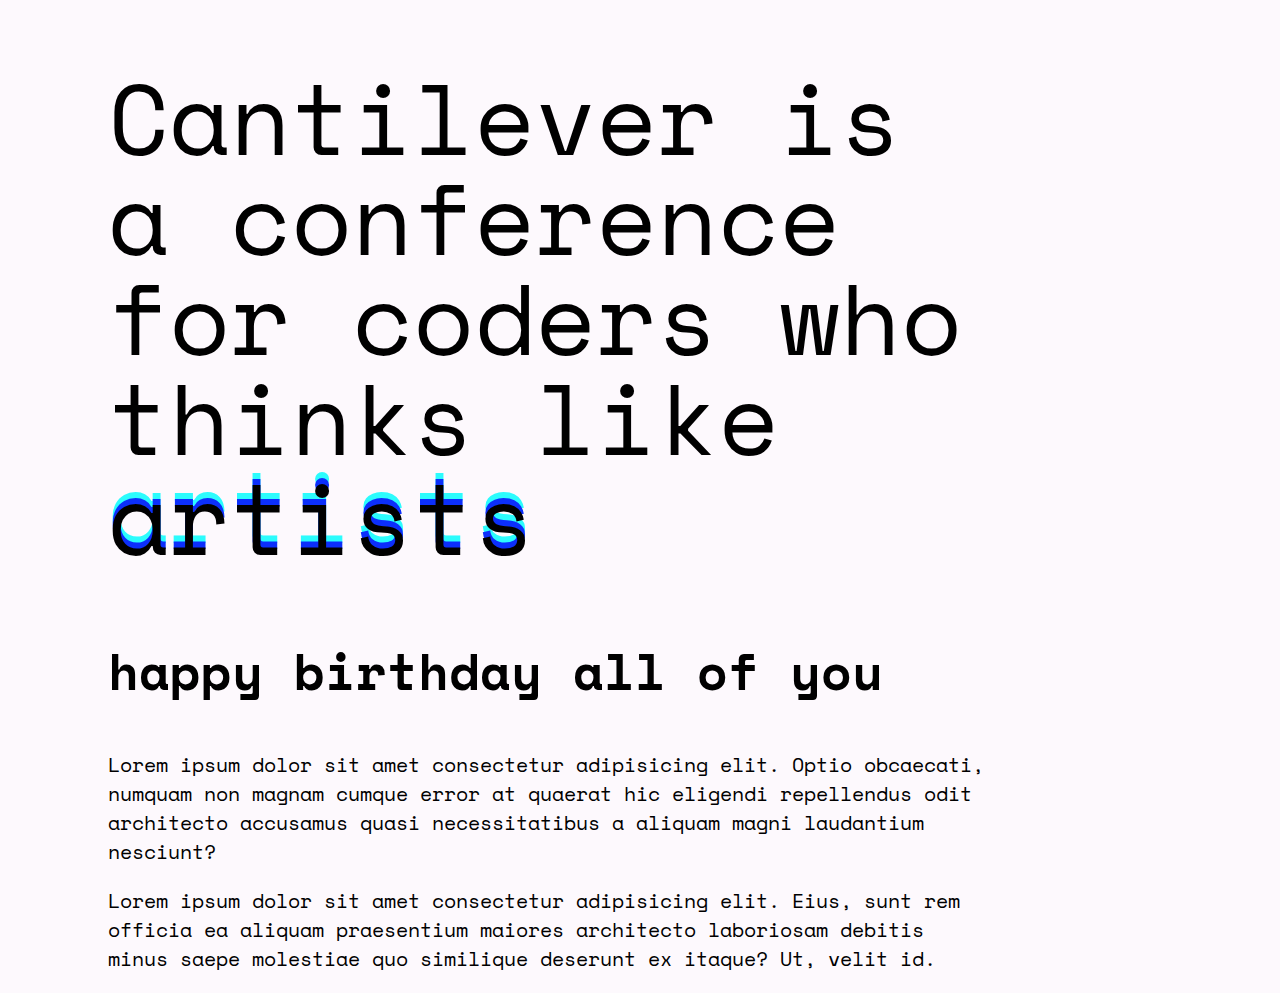
<file: project1/index.html>
<!DOCTYPE html>
<html lang="en">
<head>
    <meta charset="UTF-8">
    <meta name="viewport" content="width=device-width, initial-scale=1.0">
    <link rel="preconnect" href="https://fonts.googleapis.com">
    <link rel="preconnect" href="https://fonts.gstatic.com" crossorigin>
    <link href="https://fonts.googleapis.com/css2?family=Space+Mono:ital,wght@0,400;0,700;1,400;1,700&display=swap" rel="stylesheet">
    <link rel="stylesheet" href="app.css">
    <title>Cantilever</title>
</head>
<body>
    <div>
    <h1>Cantilever is a conference for coders who thinks like <span>artists</span></h1>
    <h2>happy birthday all of you</h2>
    <p id="special"> Lorem ipsum dolor sit amet consectetur adipisicing elit. Optio obcaecati, numquam non magnam cumque error at quaerat hic eligendi repellendus odit architecto accusamus quasi necessitatibus a aliquam magni laudantium nesciunt?
    </p>
    <p>Lorem ipsum dolor sit amet consectetur adipisicing elit. Eius, sunt rem officia ea aliquam praesentium maiores architecto laboriosam debitis minus saepe molestiae quo similique deserunt ex itaque? Ut, velit id.
    </p>
   </div>
</body>
</html>
</file>
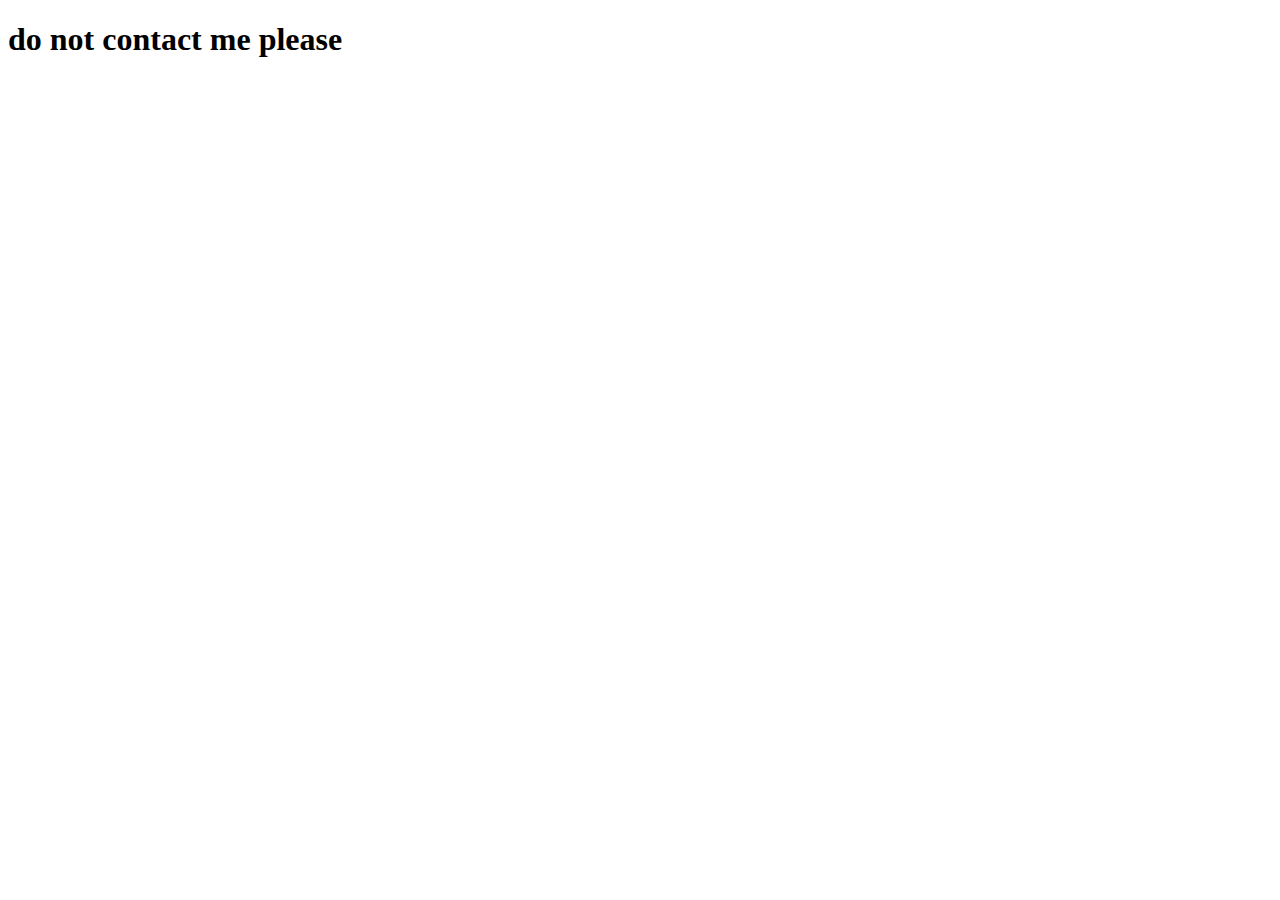
<file: contact.html>
<!DOCTYPE html>
<html lang="en">
<head>
    <meta charset="UTF-8">
    <meta name="viewport" content="width=device-width, initial-scale=1.0">
    <title>Title</title>
</head>
<body>
    <h1>do not contact me please</h1>
</body>
</html>
</file>
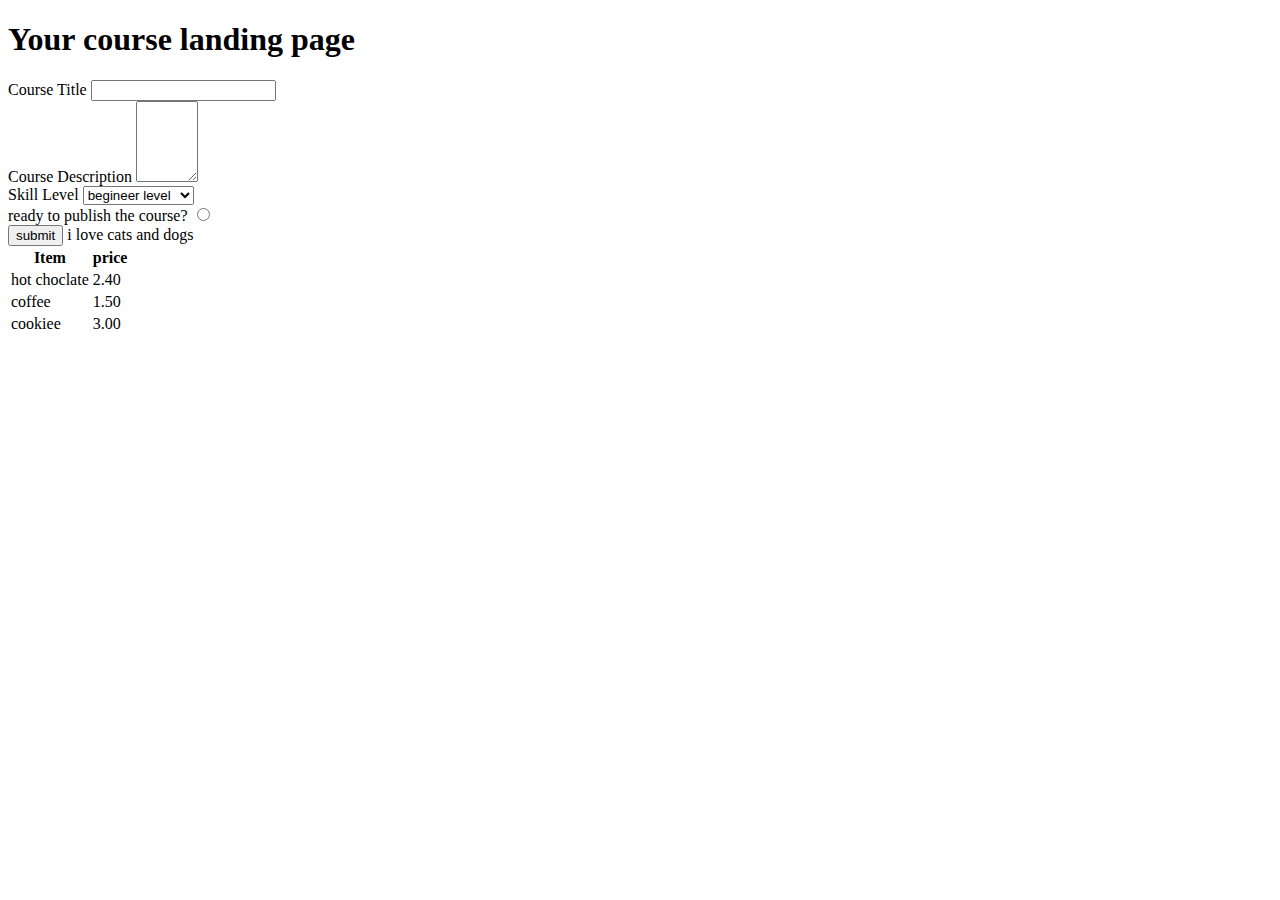
<file: form.html>
<!DOCTYPE html>
<html lang="en">
<head>
    <meta charset="UTF-8">
    <meta name="viewport" content="width=device-width, initial-scale=1.0">
    <title>Form basics</title>
</head>
<body>
    <h1>Your course landing page</h1>
    <form action="/clp">
       
       <div>
        <label for="title">Course Title</label>
        <input type="text" id="title" name="title" required/>
       </div>
       <div>
        <label for="area">Course Description</label>
        <textarea rows="5" cols="5"></textarea>
       </div>
       <div>
        <label for="level">Skill Level</label>
        <select id="level">
           <option value="b">begineer level</option>
           <option value="m">medium level</option>
           <option value="a">advanced level</option>
        </select>
       </div>
       <div>
        <label for="publish">ready to publish the course?</label>
        <input type="radio" id="publish"/>
       </div>
       <button>submit</button>
       <span>i love cats and dogs</span>
       <div>
         <table>
            <thead>
                <tr>
                    <th>Item</th>
                    <th>price</th>
                </tr>
            </thead>
           
            <tbody>
                <tr>
                    <td>hot choclate</td>
                    <td>2.40</td>
                    
                </tr>
                <tr>
                    <td>coffee</td>
                    <td>1.50</td>
                </tr>
                <tr>
                    <td>cookiee</td>
                    <td>3.00</td>
                </tr>
            </tbody>
           
         </table>
       </div>
       
    </form>
</body>
</html>
</file>
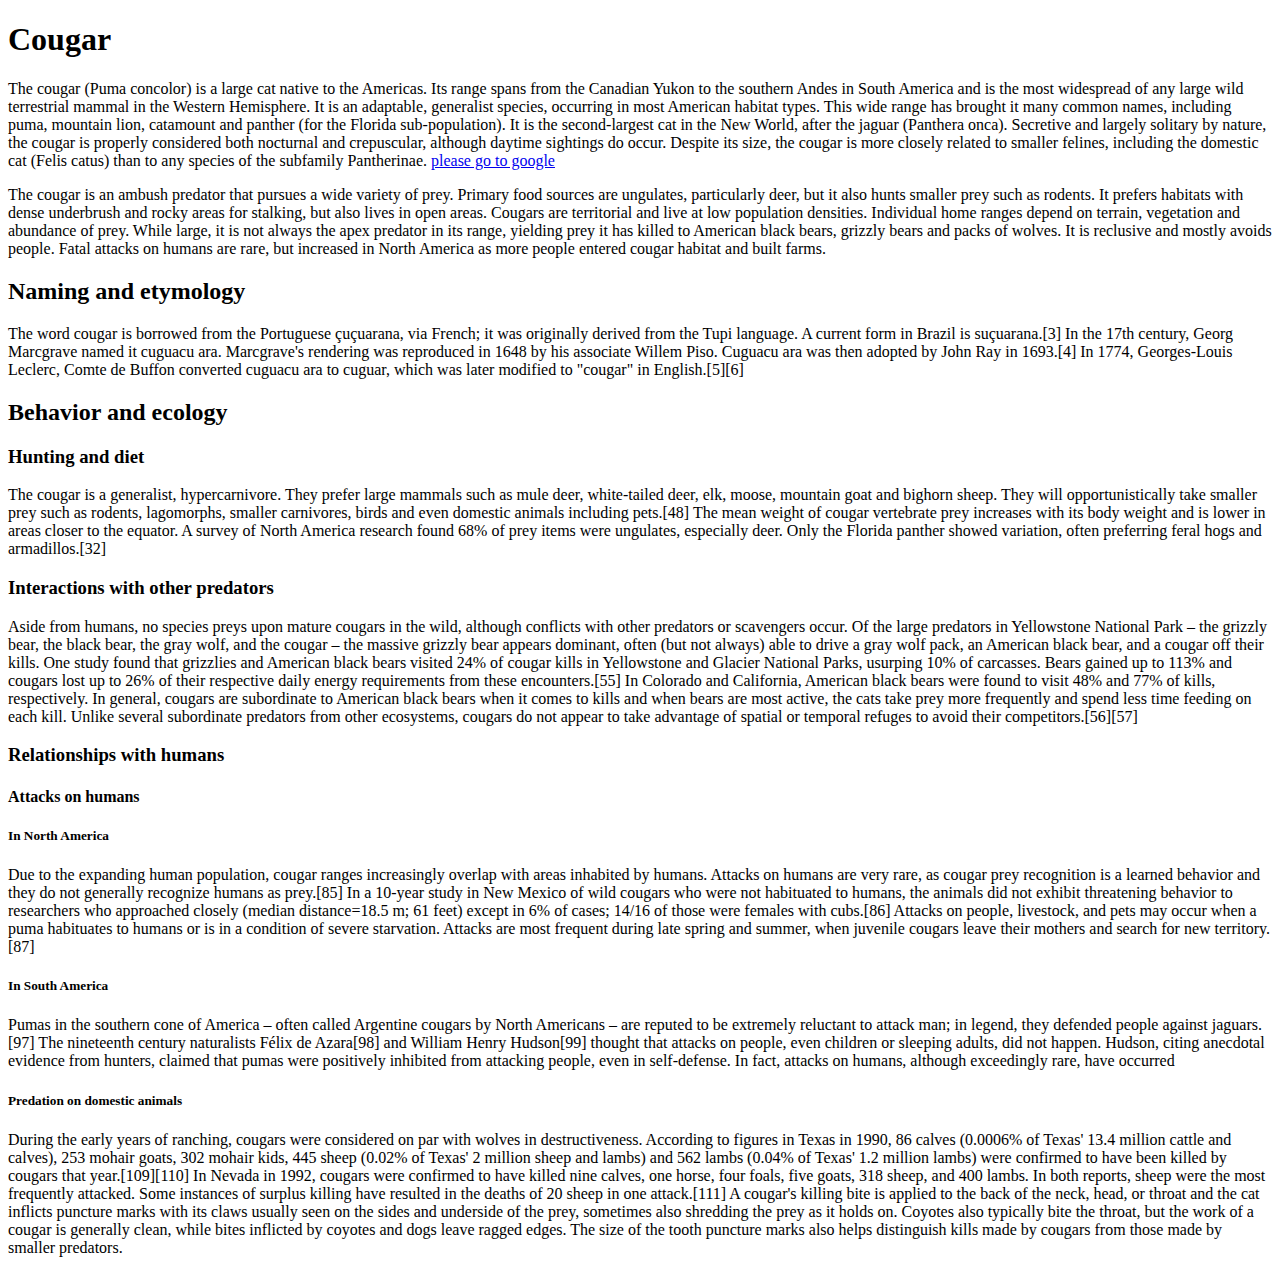
<file: HTMLBasicsExercise/cougars.html>
<!DOCTYPE html>
<html lang="en">
<head>
        <meta charset="UTF-8">
        <meta name="viewport" content="width=device-width, initial-scale=1.0">
        <title>Cougars</title>
</head>
<body>
        <h1>Cougar</h1>

        <p1>
                The cougar (Puma concolor) is a large cat native to the Americas. Its range spans from the
                Canadian Yukon to the southern Andes in South America and is the most widespread of any large wild terrestrial
                mammal in the Western Hemisphere. It is an adaptable, generalist species, occurring in most American habitat
                types. This wide range has brought it many common names, including puma, mountain lion, catamount and panther
                (for the Florida sub-population). It is the second-largest cat in the New World, after the jaguar (Panthera
                onca). Secretive and largely solitary by nature, the cougar is properly considered both nocturnal and
                crepuscular, although daytime sightings do occur. Despite its size, the cougar is more closely related to
                smaller felines, including the domestic cat (Felis catus) than to any species of the subfamily Pantherinae.
                <a href="https://www.google.com">please go to google</a>
        </p1>

       
        
       <p>
                The cougar is an ambush predator that pursues a wide variety of prey. Primary food sources are ungulates,
                particularly deer, but it also hunts smaller prey such as rodents. It prefers habitats with dense underbrush and
                rocky areas for stalking, but also lives in open areas. Cougars are territorial and live at low population
                densities. Individual home ranges depend on terrain, vegetation and abundance of prey. While large, it is not
                always the apex predator in its range, yielding prey it has killed to American black bears, grizzly bears and
                packs of wolves. It is reclusive and mostly avoids people. Fatal attacks on humans are rare, but increased in
                North America as more people entered cougar habitat and built farms.
       </p>
        
       <h2>Naming and etymology</h2> 
       
        <p>
                The word cougar is borrowed from the Portuguese çuçuarana, via French; it was originally derived from the Tupi
                language. A current form in Brazil is suçuarana.[3] In the 17th century, Georg Marcgrave named it cuguacu ara.
                Marcgrave's rendering was reproduced in 1648 by his associate Willem Piso. Cuguacu ara was then adopted by John
                Ray in 1693.[4] In 1774, Georges-Louis Leclerc, Comte de Buffon converted cuguacu ara to cuguar, which was later
                modified to "cougar" in English.[5][6]
        </p>
        
        <h2> Behavior and ecology</h2>
       
        <h3>Hunting and diet</h3>
        
        <p>
                The cougar is a generalist, hypercarnivore. They prefer large mammals such as mule deer, white-tailed deer, elk,
                moose, mountain goat and bighorn sheep. They will opportunistically take smaller prey such as rodents,
                lagomorphs, smaller carnivores, birds and even domestic animals including pets.[48] The mean weight of cougar
                vertebrate prey increases with its body weight and is lower in areas closer to the equator. A survey of North
                America research found 68% of prey items were ungulates, especially deer. Only the Florida panther showed
                variation, often preferring feral hogs and armadillos.[32]
        
        </p>
       
        <h3> Interactions with other predators</h3>
       
        <p>
                Aside from humans, no species preys upon mature cougars in the wild, although conflicts with other predators or
                scavengers occur. Of the large predators in Yellowstone National Park – the grizzly bear, the black bear, the
                gray wolf, and the cougar – the massive grizzly bear appears dominant, often (but not always) able to drive a
                gray wolf pack, an American black bear, and a cougar off their kills. One study found that grizzlies and
                American black bears visited 24% of cougar kills in Yellowstone and Glacier National Parks, usurping 10% of
                carcasses. Bears gained up to 113% and cougars lost up to 26% of their respective daily energy requirements from
                these encounters.[55] In Colorado and California, American black bears were found to visit 48% and 77% of kills,
                respectively. In general, cougars are subordinate to American black bears when it comes to kills and when bears
                are most active, the cats take prey more frequently and spend less time feeding on each kill. Unlike several
                subordinate predators from other ecosystems, cougars do not appear to take advantage of spatial or temporal
                refuges to avoid their competitors.[56][57]
        
        </p>
       
        <h3>Relationships with humans</h3>
        
        <h4>Attacks on humans</h4>
        
        <h5> In North America</h5>
       
        <p>
                Due to the expanding human population, cougar ranges increasingly overlap with areas inhabited by humans. Attacks
                on humans are very rare, as cougar prey recognition is a learned behavior and they do not generally recognize
                humans as prey.[85] In a 10-year study in New Mexico of wild cougars who were not habituated to humans, the
                animals did not exhibit threatening behavior to researchers who approached closely (median distance=18.5 m; 61
                feet) except in 6% of cases; 14/16 of those were females with cubs.[86] Attacks on people, livestock, and pets
                may occur when a puma habituates to humans or is in a condition of severe starvation. Attacks are most frequent
                during late spring and summer, when juvenile cougars leave their mothers and search for new territory.[87]
        
        </p>

        <h5>In South America</h5>
      
        <p>
                Pumas in the southern cone of America – often called Argentine cougars by North Americans – are reputed to be
                extremely reluctant to attack man; in legend, they defended people against jaguars.[97] The nineteenth century
                naturalists Félix de Azara[98] and William Henry Hudson[99] thought that attacks on people, even children or
                sleeping adults, did not happen. Hudson, citing anecdotal evidence from hunters, claimed that pumas were
                positively inhibited from attacking people, even in self-defense. In fact, attacks on humans, although
                exceedingly rare, have occurred
        </p>
        
        <h5> Predation on domestic animals</h5>
       
        <p>
                During the early years of ranching, cougars were considered on par with wolves in destructiveness. According to
                figures in Texas in 1990, 86 calves (0.0006% of Texas' 13.4 million cattle and calves), 253 mohair goats, 302
                mohair kids, 445 sheep (0.02% of Texas' 2 million sheep and lambs) and 562 lambs (0.04% of Texas' 1.2 million
                lambs) were confirmed to have been killed by cougars that year.[109][110] In Nevada in 1992, cougars were
                confirmed to have killed nine calves, one horse, four foals, five goats, 318 sheep, and 400 lambs. In both
                reports, sheep were the most frequently attacked. Some instances of surplus killing have resulted in the deaths
                of 20 sheep in one attack.[111] A cougar's killing bite is applied to the back of the neck, head, or throat and
                the cat inflicts puncture marks with its claws usually seen on the sides and underside of the prey, sometimes
                also shredding the prey as it holds on. Coyotes also typically bite the throat, but the work of a cougar is
                generally clean, while bites inflicted by coyotes and dogs leave ragged edges. The size of the tooth puncture
                marks also helps distinguish kills made by cougars from those made by smaller predators.
        </p>
        
        
         
</body>
</html>
</file>
<file: project1/app.css>
body{
    font-family: 'Space Mono', monospace;
    background-color: #fdf9fd;
}

h1{
    font-size:100px;
    line-height:1;
    font-weight:400;
    
}

h2{
    font-size: 50px;
}

p{
    font-size: 20px;
}

div{
    width: 70% ;
    margin-left: 100px;
    margin-top: 20px;
}

span{
    text-shadow: 0px -6.25px #0c2ffb, 
                #2cfcfd 0 -12.5px
                ;
}
</file>
